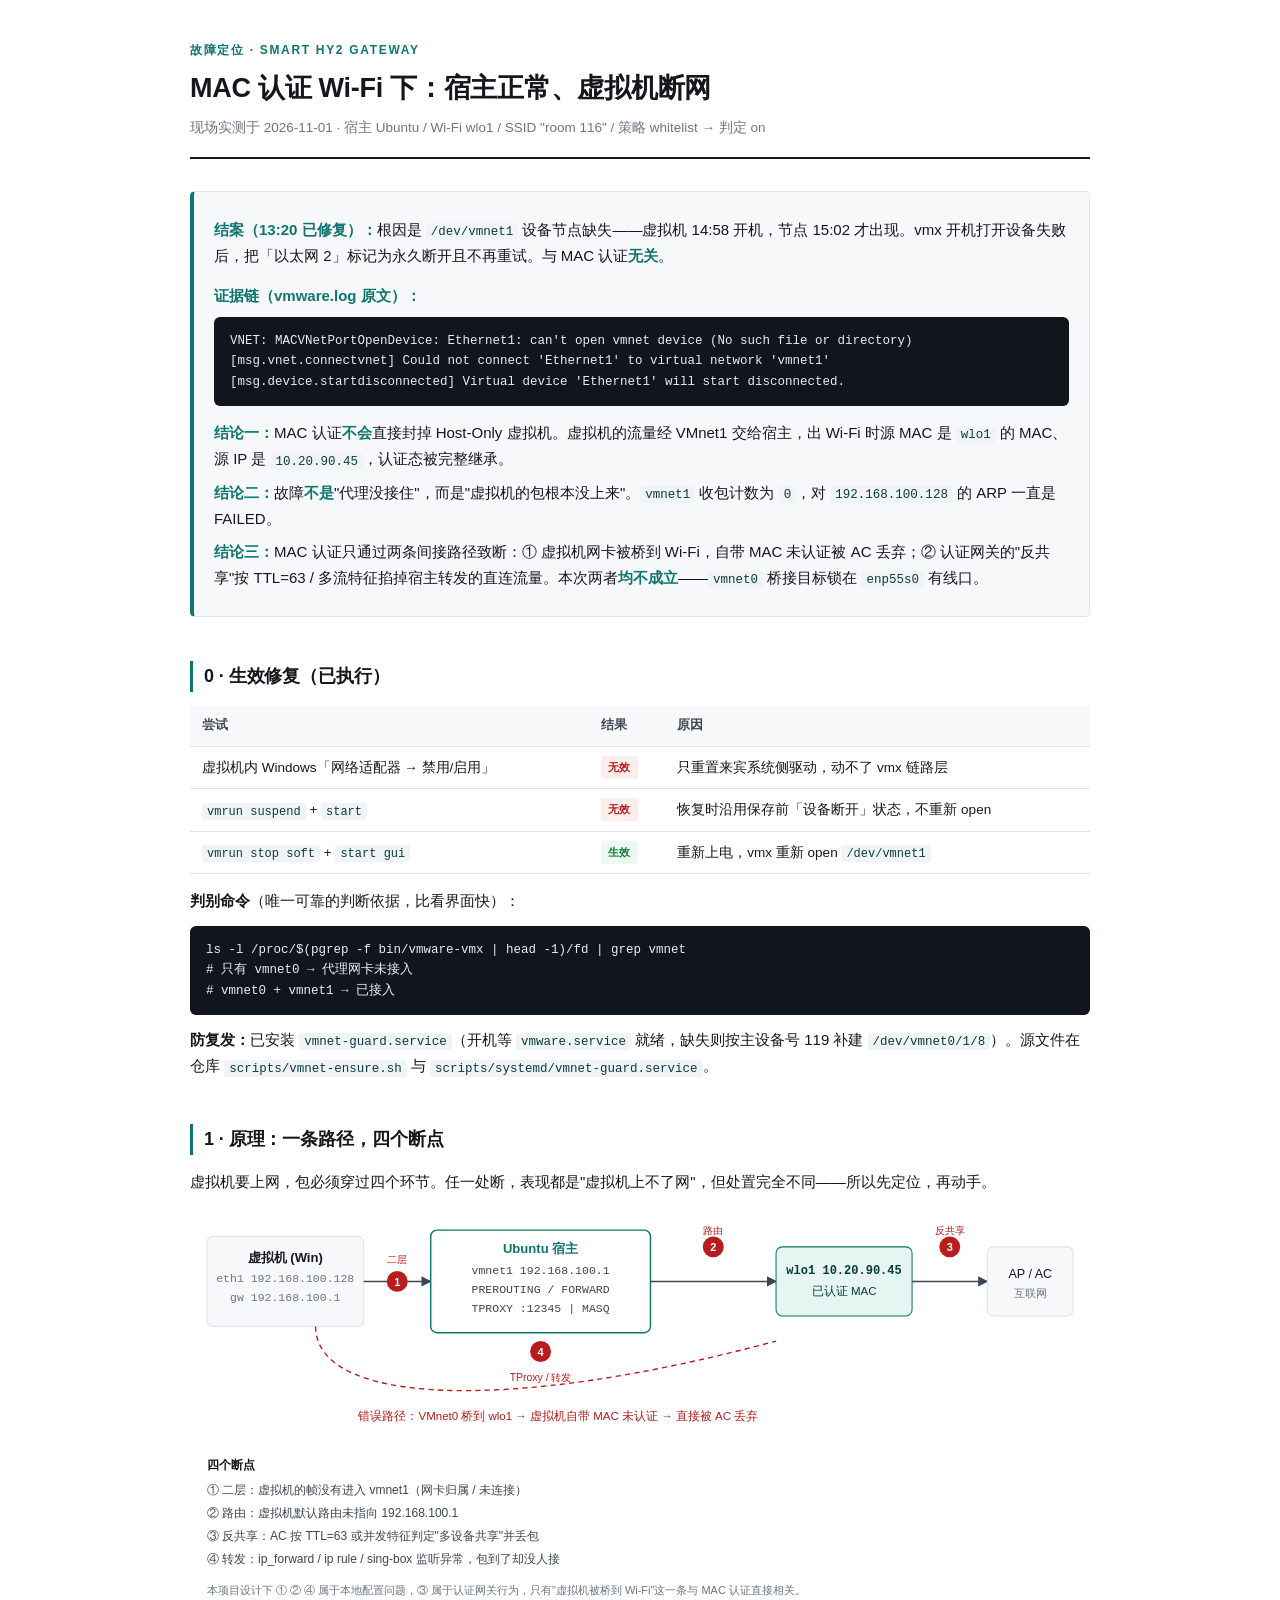
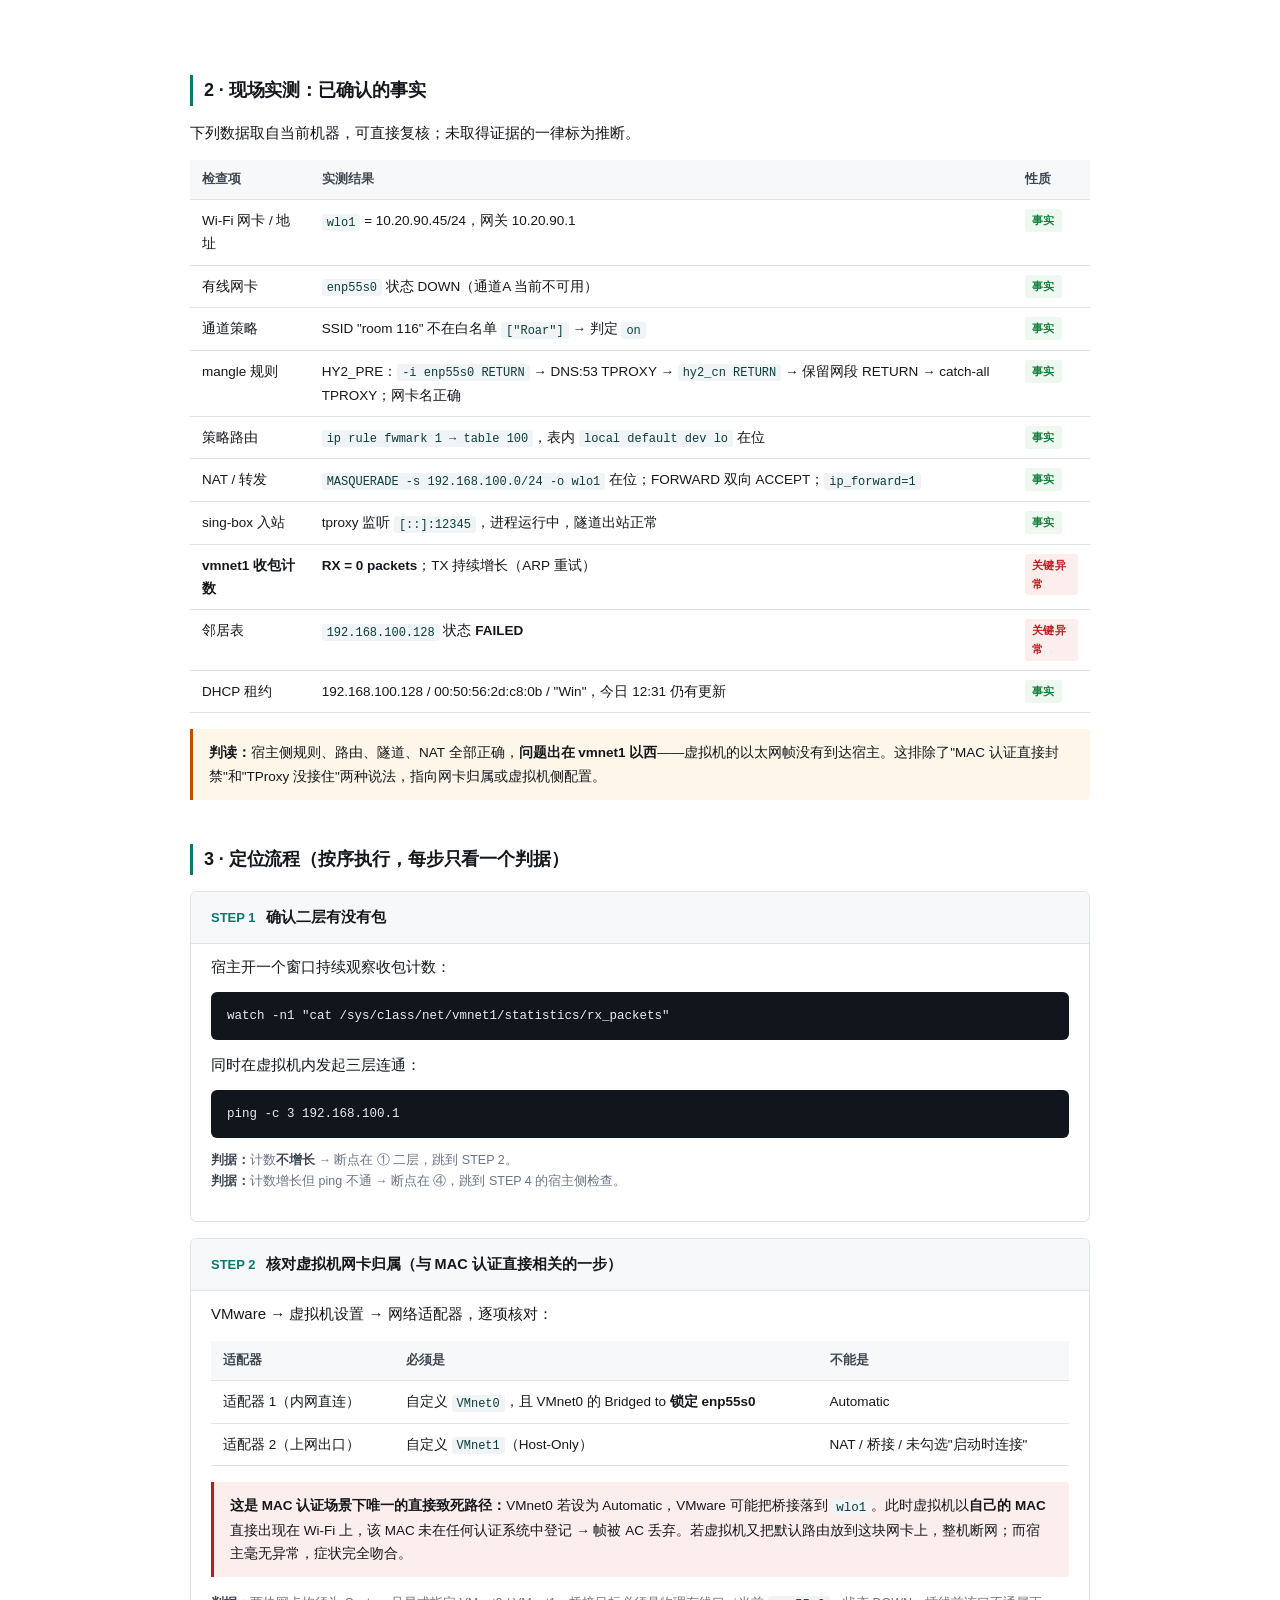
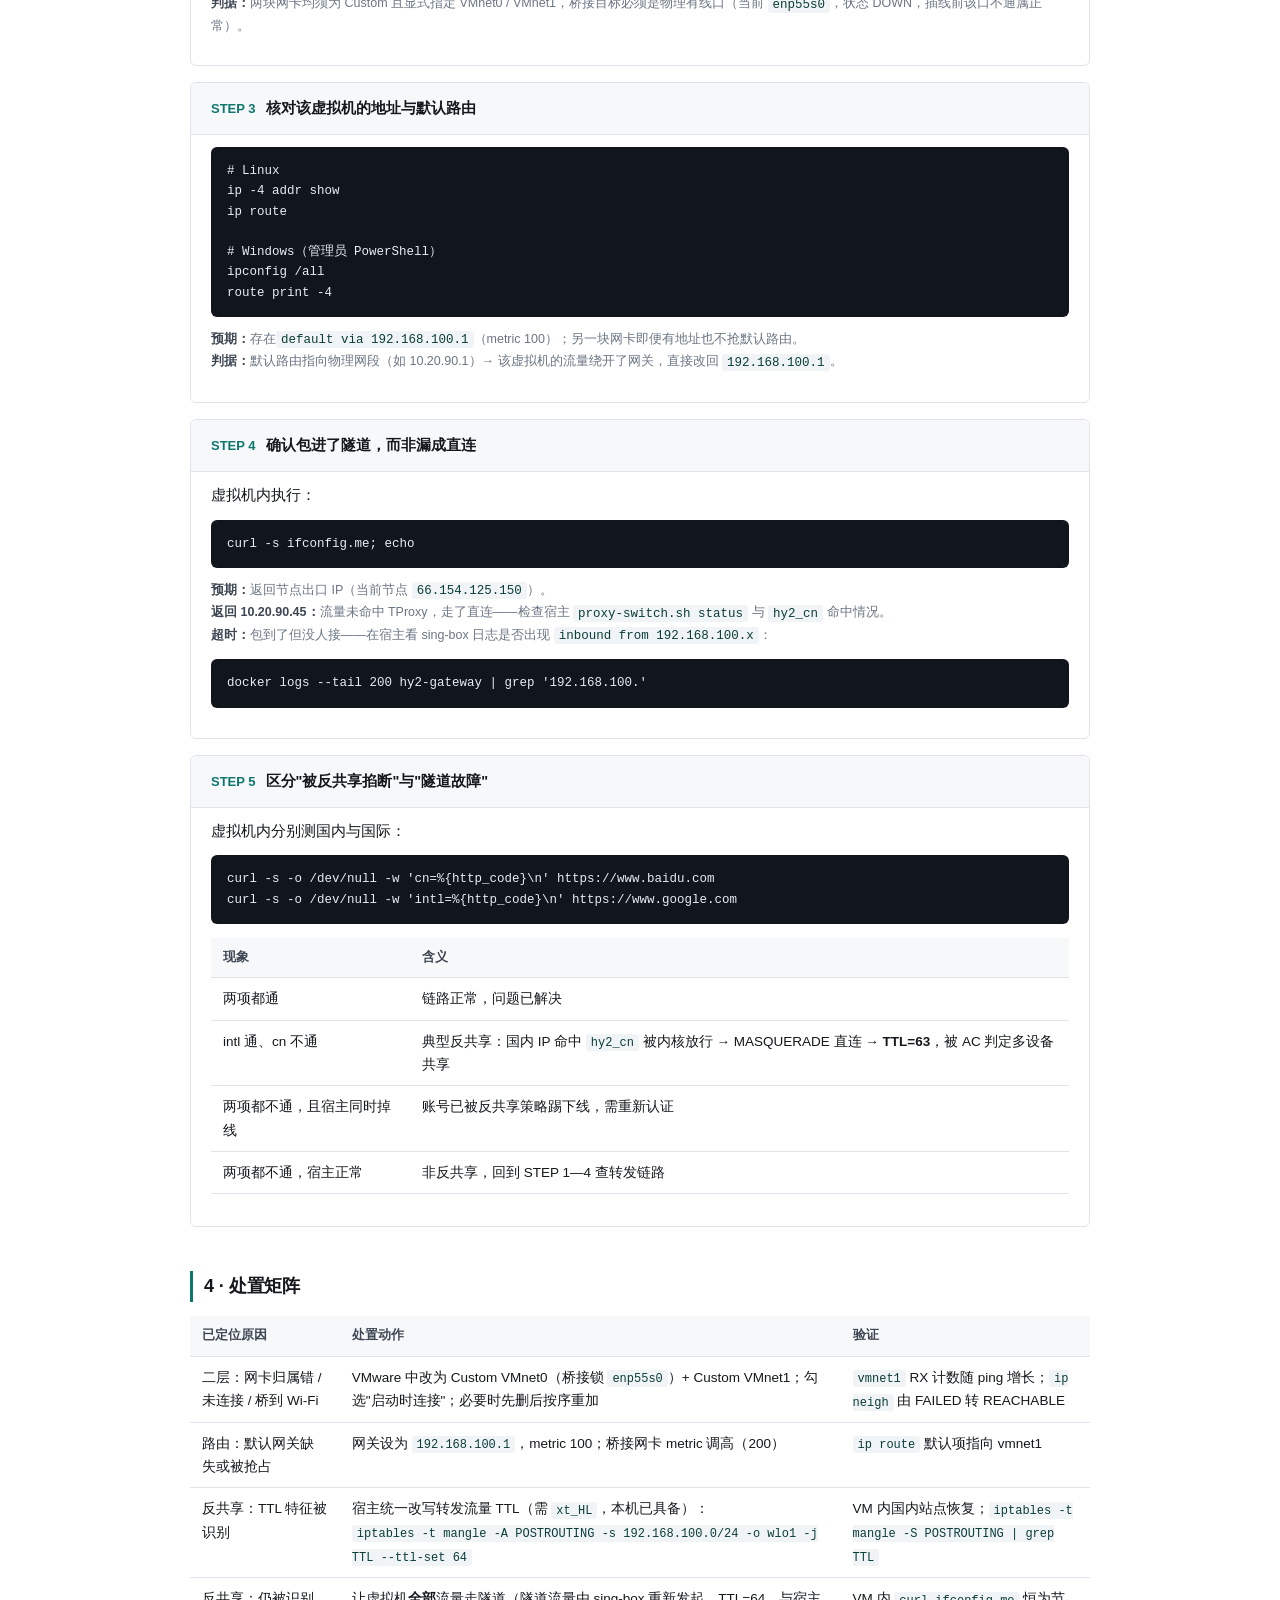
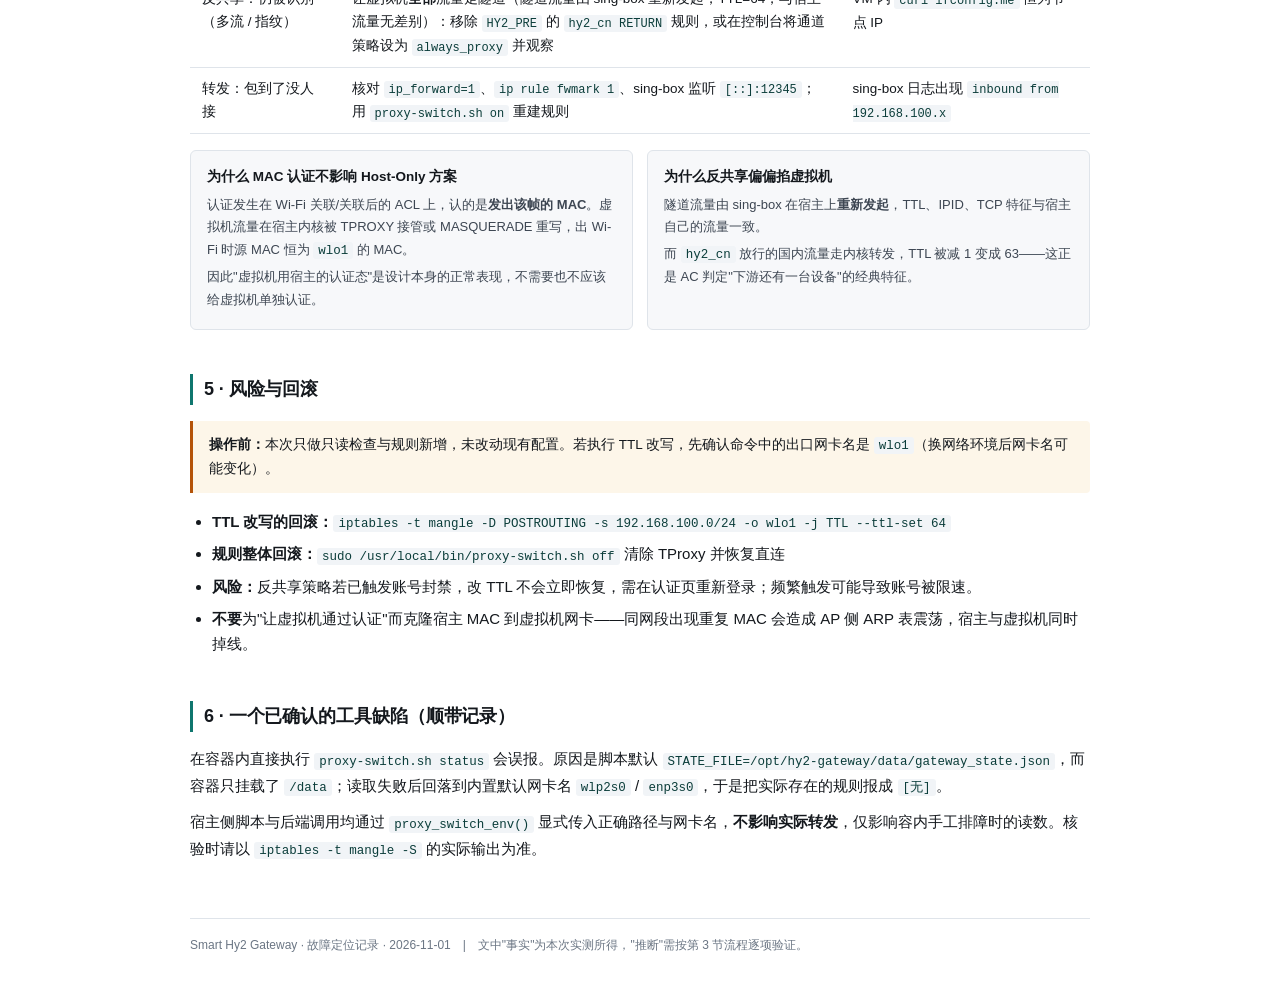
<file: docs/vm-mac-auth-diagnosis.html>
<!DOCTYPE html>
<html lang="zh-CN">
<head>
<meta charset="UTF-8">
<meta name="viewport" content="width=device-width, initial-scale=1">
<title>MAC 认证 Wi-Fi 下虚拟机断网 · 定位与处置</title>
<style>
  :root{
    --ink:#14181d; --ink-2:#3d4652; --ink-3:#6b7684;
    --line:#dfe4ea; --line-2:#eef1f5;
    --bg:#ffffff; --bg-2:#f7f8fa; --bg-3:#f1f4f7;
    --accent:#0f766e; --accent-2:#e6f4f2;
    --warn:#b45309; --warn-bg:#fdf6e9;
    --bad:#b91c1c; --bad-bg:#fdeeee;
    --ok:#15803d; --ok-bg:#eef7f0;
  }
  *{box-sizing:border-box}
  body{
    margin:0; padding:40px 28px 72px;
    background:var(--bg); color:var(--ink);
    font-family:"Inter","Helvetica Neue",-apple-system,"PingFang SC","Microsoft YaHei",sans-serif;
    font-size:15px; line-height:1.72; -webkit-font-smoothing:antialiased;
  }
  .wrap{max-width:900px;margin:0 auto}
  header{border-bottom:2px solid var(--ink);padding-bottom:18px;margin-bottom:32px}
  .kicker{font-size:12px;letter-spacing:.14em;text-transform:uppercase;color:var(--accent);font-weight:600;margin-bottom:10px}
  h1{font-size:27px;line-height:1.3;margin:0 0 10px;font-weight:650;letter-spacing:-.01em}
  .sub{color:var(--ink-3);font-size:13.5px;margin:0}
  h2{font-size:18px;margin:44px 0 14px;font-weight:650;letter-spacing:-.005em;padding-left:11px;border-left:3px solid var(--accent)}
  h3{font-size:15px;margin:26px 0 8px;font-weight:650;color:var(--ink-2)}
  p{margin:10px 0}
  code{font-family:"SF Mono",Menlo,Consolas,monospace;font-size:12.5px;background:var(--bg-3);padding:1.5px 5px;border-radius:3px;color:#0b3d3a}
  pre{margin:12px 0;padding:14px 16px;background:#11161c;color:#e6edf3;border-radius:6px;overflow-x:auto;font-size:12.5px;line-height:1.62}
  pre code{background:none;color:inherit;padding:0}
  table{width:100%;border-collapse:collapse;margin:14px 0;font-size:13.5px}
  th,td{text-align:left;padding:9px 12px;border-bottom:1px solid var(--line);vertical-align:top}
  th{background:var(--bg-2);font-weight:600;font-size:12.5px;color:var(--ink-2);white-space:nowrap}
  td code{font-size:12px}
  .verdict{border:1px solid var(--line);border-left:4px solid var(--accent);border-radius:5px;background:var(--bg-2);padding:18px 20px;margin:20px 0}
  .verdict p{margin:7px 0}
  .verdict strong{color:var(--accent)}
  .badge{display:inline-block;font-size:11px;font-weight:650;letter-spacing:.04em;padding:2px 7px;border-radius:3px;vertical-align:1px}
  .b-fact{background:var(--ok-bg);color:var(--ok)}
  .b-guess{background:var(--warn-bg);color:var(--warn)}
  .b-bad{background:var(--bad-bg);color:var(--bad)}
  .step{border:1px solid var(--line);border-radius:6px;padding:0 20px 18px;margin:16px 0;background:var(--bg)}
  .step-h{display:flex;align-items:baseline;gap:10px;margin:0 -20px 4px;padding:13px 20px;background:var(--bg-2);border-bottom:1px solid var(--line);border-radius:6px 6px 0 0}
  .step-n{font-variant-numeric:tabular-nums;font-weight:700;color:var(--accent);font-size:13px}
  .step-t{font-weight:650;font-size:14.5px}
  .meta{font-size:12.5px;color:var(--ink-3);margin-top:12px}
  .meta b{color:var(--ink-2);font-weight:600}
  ul{margin:10px 0;padding-left:22px}
  li{margin:6px 0}
  .note{border-left:3px solid var(--warn);background:var(--warn-bg);padding:12px 16px;margin:16px 0;font-size:13.5px;border-radius:0 4px 4px 0}
  .note.danger{border-left-color:var(--bad);background:var(--bad-bg)}
  .note b{font-weight:650}
  .grid2{display:grid;grid-template-columns:1fr 1fr;gap:14px;margin:16px 0}
  .card{border:1px solid var(--line);border-radius:6px;padding:14px 16px;background:var(--bg-2)}
  .card h4{margin:0 0 6px;font-size:13.5px;font-weight:650}
  .card p{margin:4px 0;font-size:13px;color:var(--ink-2)}
  footer{margin-top:56px;padding-top:16px;border-top:1px solid var(--line);font-size:12px;color:var(--ink-3)}
  @media print{
    body{padding:0;font-size:11pt}
    pre{background:#f4f4f4;color:#000;border:1px solid #ccc}
    h2{page-break-after:avoid}
    .step,.note,.verdict{page-break-inside:avoid}
  }
  @media (max-width:640px){
    body{padding:24px 16px 48px}
    .grid2{grid-template-columns:1fr}
    h1{font-size:22px}
  }
</style>
</head>
<body>
<div class="wrap">

<header>
  <div class="kicker">故障定位 · Smart Hy2 Gateway</div>
  <h1>MAC 认证 Wi-Fi 下：宿主正常、虚拟机断网</h1>
  <p class="sub">现场实测于 2026-11-01 · 宿主 Ubuntu / Wi-Fi wlo1 / SSID "room 116" / 策略 whitelist → 判定 on</p>
</header>

<div class="verdict">
  <p style="margin-bottom:14px"><strong>结案（13:20 已修复）：</strong>根因是 <code>/dev/vmnet1</code> 设备节点缺失——虚拟机 14:58 开机，节点 15:02 才出现。vmx 开机打开设备失败后，把「以太网 2」标记为永久断开且不再重试。与 MAC 认证<strong>无关</strong>。</p>
  <p><strong>证据链（vmware.log 原文）：</strong></p>
  <pre style="margin:8px 0 14px"><code>VNET: MACVNetPortOpenDevice: Ethernet1: can't open vmnet device (No such file or directory)
[msg.vnet.connectvnet] Could not connect 'Ethernet1' to virtual network 'vmnet1'
[msg.device.startdisconnected] Virtual device 'Ethernet1' will start disconnected.</code></pre>
  <p><strong>结论一：</strong>MAC 认证<strong>不会</strong>直接封掉 Host-Only 虚拟机。虚拟机的流量经 VMnet1 交给宿主，出 Wi-Fi 时源 MAC 是 <code>wlo1</code> 的 MAC、源 IP 是 <code>10.20.90.45</code>，认证态被完整继承。</p>
  <p><strong>结论二：</strong>故障<strong>不是</strong>"代理没接住"，而是"虚拟机的包根本没上来"。<code>vmnet1</code> 收包计数为 <code>0</code>，对 <code>192.168.100.128</code> 的 ARP 一直是 FAILED。</p>
  <p><strong>结论三：</strong>MAC 认证只通过两条间接路径致断：① 虚拟机网卡被桥到 Wi-Fi，自带 MAC 未认证被 AC 丢弃；② 认证网关的"反共享"按 TTL=63 / 多流特征掐掉宿主转发的直连流量。本次两者<strong>均不成立</strong>——<code>vmnet0</code> 桥接目标锁在 <code>enp55s0</code> 有线口。</p>
</div>

<h2>0 · 生效修复（已执行）</h2>

<table>
  <thead><tr><th>尝试</th><th>结果</th><th>原因</th></tr></thead>
  <tbody>
    <tr><td>虚拟机内 Windows「网络适配器 → 禁用/启用」</td><td><span class="badge b-bad">无效</span></td><td>只重置来宾系统侧驱动，动不了 vmx 链路层</td></tr>
    <tr><td><code>vmrun suspend</code> + <code>start</code></td><td><span class="badge b-bad">无效</span></td><td>恢复时沿用保存前「设备断开」状态，不重新 open</td></tr>
    <tr><td><code>vmrun stop soft</code> + <code>start gui</code></td><td><span class="badge b-fact">生效</span></td><td>重新上电，vmx 重新 open <code>/dev/vmnet1</code></td></tr>
  </tbody>
</table>

<p><b>判别命令</b>（唯一可靠的判断依据，比看界面快）：</p>
<pre><code>ls -l /proc/$(pgrep -f bin/vmware-vmx | head -1)/fd | grep vmnet
# 只有 vmnet0 → 代理网卡未接入
# vmnet0 + vmnet1 → 已接入</code></pre>

<p><b>防复发：</b>已安装 <code>vmnet-guard.service</code>（开机等 <code>vmware.service</code> 就绪，缺失则按主设备号 119 补建 <code>/dev/vmnet0/1/8</code>）。源文件在仓库 <code>scripts/vmnet-ensure.sh</code> 与 <code>scripts/systemd/vmnet-guard.service</code>。</p>

<h2>1 · 原理：一条路径，四个断点</h2>

<p>虚拟机要上网，包必须穿过四个环节。任一处断，表现都是"虚拟机上不了网"，但处置完全不同——所以先定位，再动手。</p>

<svg viewBox="0 0 860 400" width="100%" role="img" aria-label="虚拟机出网路径与四个断点">
  <defs>
    <marker id="ar" viewBox="0 0 10 10" refX="9" refY="5" markerWidth="7" markerHeight="7" orient="auto-start-reverse">
      <path d="M0,0 L10,5 L0,10 z" fill="#3d4652"/>
    </marker>
  </defs>

  <!-- 虚拟机 -->
  <rect x="16" y="30" width="150" height="86" rx="6" fill="#f7f8fa" stroke="#dfe4ea"/>
  <text x="91" y="54" text-anchor="middle" font-family="sans-serif" font-size="12.5" font-weight="600" fill="#14181d">虚拟机 (Win)</text>
  <text x="91" y="74" text-anchor="middle" font-family="monospace" font-size="11" fill="#6b7684">eth1 192.168.100.128</text>
  <text x="91" y="92" text-anchor="middle" font-family="monospace" font-size="11" fill="#6b7684">gw 192.168.100.1</text>

  <!-- 断点1 -->
  <line x1="166" y1="73" x2="230" y2="73" stroke="#3d4652" stroke-width="1.4" marker-end="url(#ar)"/>
  <circle cx="198" cy="73" r="10" fill="#b91c1c"/>
  <text x="198" y="77" text-anchor="middle" font-family="sans-serif" font-size="10.5" font-weight="700" fill="#fff">1</text>
  <text x="198" y="55" text-anchor="middle" font-family="sans-serif" font-size="10" fill="#b91c1c">二层</text>

  <!-- 宿主 -->
  <rect x="230" y="24" width="210" height="98" rx="6" fill="#ffffff" stroke="#0f766e" stroke-width="1.4"/>
  <text x="335" y="46" text-anchor="middle" font-family="sans-serif" font-size="12.5" font-weight="600" fill="#0f766e">Ubuntu 宿主</text>
  <text x="335" y="66" text-anchor="middle" font-family="monospace" font-size="11" fill="#3d4652">vmnet1 192.168.100.1</text>
  <text x="335" y="84" text-anchor="middle" font-family="monospace" font-size="11" fill="#3d4652">PREROUTING / FORWARD</text>
  <text x="335" y="102" text-anchor="middle" font-family="monospace" font-size="11" fill="#3d4652">TPROXY :12345 | MASQ</text>

  <!-- 断点4 -->
  <circle cx="335" cy="140" r="10" fill="#b91c1c"/>
  <text x="335" y="144" text-anchor="middle" font-family="sans-serif" font-size="10.5" font-weight="700" fill="#fff">4</text>
  <text x="335" y="168" text-anchor="middle" font-family="sans-serif" font-size="10" fill="#b91c1c">TProxy / 转发</text>

  <!-- 断点2 -->
  <line x1="440" y1="73" x2="560" y2="73" stroke="#3d4652" stroke-width="1.4" marker-end="url(#ar)"/>
  <circle cx="500" cy="40" r="10" fill="#b91c1c"/>
  <text x="500" y="44" text-anchor="middle" font-family="sans-serif" font-size="10.5" font-weight="700" fill="#fff">2</text>
  <text x="500" y="28" text-anchor="middle" font-family="sans-serif" font-size="10" fill="#b91c1c">路由</text>

  <!-- Wi-Fi -->
  <rect x="560" y="40" width="130" height="66" rx="6" fill="#e6f4f2" stroke="#0f766e"/>
  <text x="625" y="66" text-anchor="middle" font-family="monospace" font-size="11.5" font-weight="600" fill="#0b3d3a">wlo1 10.20.90.45</text>
  <text x="625" y="86" text-anchor="middle" font-family="sans-serif" font-size="11" fill="#0b3d3a">已认证 MAC</text>

  <!-- 断点3 -->
  <line x1="690" y1="73" x2="762" y2="73" stroke="#3d4652" stroke-width="1.4" marker-end="url(#ar)"/>
  <circle cx="726" cy="40" r="10" fill="#b91c1c"/>
  <text x="726" y="44" text-anchor="middle" font-family="sans-serif" font-size="10.5" font-weight="700" fill="#fff">3</text>
  <text x="726" y="28" text-anchor="middle" font-family="sans-serif" font-size="10" fill="#b91c1c">反共享</text>

  <rect x="762" y="40" width="82" height="66" rx="6" fill="#f7f8fa" stroke="#dfe4ea"/>
  <text x="803" y="70" text-anchor="middle" font-family="sans-serif" font-size="12" fill="#14181d">AP / AC</text>
  <text x="803" y="88" text-anchor="middle" font-family="sans-serif" font-size="10.5" fill="#6b7684">互联网</text>

  <!-- 旁路：错误桥接 -->
  <path d="M120 116 C120 190, 300 200, 560 130" fill="none" stroke="#b91c1c" stroke-width="1.3" stroke-dasharray="5 4"/>
  <text x="352" y="205" text-anchor="middle" font-family="sans-serif" font-size="11" fill="#b91c1c">错误路径：VMnet0 桥到 wlo1 → 虚拟机自带 MAC 未认证 → 直接被 AC 丢弃</text>

  <!-- 图例 -->
  <text x="16" y="252" font-family="sans-serif" font-size="11.5" font-weight="600" fill="#14181d">四个断点</text>
  <text x="16" y="276" font-family="sans-serif" font-size="11.5" fill="#3d4652">① 二层：虚拟机的帧没有进入 vmnet1（网卡归属 / 未连接）</text>
  <text x="16" y="298" font-family="sans-serif" font-size="11.5" fill="#3d4652">② 路由：虚拟机默认路由未指向 192.168.100.1</text>
  <text x="16" y="320" font-family="sans-serif" font-size="11.5" fill="#3d4652">③ 反共享：AC 按 TTL=63 或并发特征判定"多设备共享"并丢包</text>
  <text x="16" y="342" font-family="sans-serif" font-size="11.5" fill="#3d4652">④ 转发：ip_forward / ip rule / sing-box 监听异常，包到了却没人接</text>
  <text x="16" y="372" font-family="sans-serif" font-size="10.5" fill="#6b7684">本项目设计下 ① ② ④ 属于本地配置问题，③ 属于认证网关行为，只有"虚拟机被桥到 Wi-Fi"这一条与 MAC 认证直接相关。</text>
</svg>

<h2>2 · 现场实测：已确认的事实</h2>

<p>下列数据取自当前机器，可直接复核；未取得证据的一律标为推断。</p>

<table>
  <thead><tr><th>检查项</th><th>实测结果</th><th>性质</th></tr></thead>
  <tbody>
    <tr><td>Wi-Fi 网卡 / 地址</td><td><code>wlo1</code> = 10.20.90.45/24，网关 10.20.90.1</td><td><span class="badge b-fact">事实</span></td></tr>
    <tr><td>有线网卡</td><td><code>enp55s0</code> 状态 DOWN（通道A 当前不可用）</td><td><span class="badge b-fact">事实</span></td></tr>
    <tr><td>通道策略</td><td>SSID "room 116" 不在白名单 <code>["Roar"]</code> → 判定 <code>on</code></td><td><span class="badge b-fact">事实</span></td></tr>
    <tr><td>mangle 规则</td><td>HY2_PRE：<code>-i enp55s0 RETURN</code> → DNS:53 TPROXY → <code>hy2_cn RETURN</code> → 保留网段 RETURN → catch-all TPROXY；网卡名正确</td><td><span class="badge b-fact">事实</span></td></tr>
    <tr><td>策略路由</td><td><code>ip rule fwmark 1 → table 100</code>，表内 <code>local default dev lo</code> 在位</td><td><span class="badge b-fact">事实</span></td></tr>
    <tr><td>NAT / 转发</td><td><code>MASQUERADE -s 192.168.100.0/24 -o wlo1</code> 在位；FORWARD 双向 ACCEPT；<code>ip_forward=1</code></td><td><span class="badge b-fact">事实</span></td></tr>
    <tr><td>sing-box 入站</td><td>tproxy 监听 <code>[::]:12345</code>，进程运行中，隧道出站正常</td><td><span class="badge b-fact">事实</span></td></tr>
    <tr><td><b>vmnet1 收包计数</b></td><td><b>RX = 0 packets</b>；TX 持续增长（ARP 重试）</td><td><span class="badge b-bad">关键异常</span></td></tr>
    <tr><td>邻居表</td><td><code>192.168.100.128</code> 状态 <b>FAILED</b></td><td><span class="badge b-bad">关键异常</span></td></tr>
    <tr><td>DHCP 租约</td><td>192.168.100.128 / 00:50:56:2d:c8:0b / "Win"，今日 12:31 仍有更新</td><td><span class="badge b-fact">事实</span></td></tr>
  </tbody>
</table>

<div class="note">
<b>判读：</b>宿主侧规则、路由、隧道、NAT 全部正确，<b>问题出在 vmnet1 以西</b>——虚拟机的以太网帧没有到达宿主。这排除了"MAC 认证直接封禁"和"TProxy 没接住"两种说法，指向网卡归属或虚拟机侧配置。
</div>

<h2>3 · 定位流程（按序执行，每步只看一个判据）</h2>

<div class="step">
  <div class="step-h"><span class="step-n">STEP 1</span><span class="step-t">确认二层有没有包</span></div>
  <p>宿主开一个窗口持续观察收包计数：</p>
  <pre><code>watch -n1 "cat /sys/class/net/vmnet1/statistics/rx_packets"</code></pre>
  <p>同时在虚拟机内发起三层连通：</p>
  <pre><code>ping -c 3 192.168.100.1</code></pre>
  <p class="meta"><b>判据：</b>计数<b>不增长</b> → 断点在 ① 二层，跳到 STEP 2。<br>
  <b>判据：</b>计数增长但 ping 不通 → 断点在 ④，跳到 STEP 4 的宿主侧检查。</p>
</div>

<div class="step">
  <div class="step-h"><span class="step-n">STEP 2</span><span class="step-t">核对虚拟机网卡归属（与 MAC 认证直接相关的一步）</span></div>
  <p>VMware → 虚拟机设置 → 网络适配器，逐项核对：</p>
  <table>
    <thead><tr><th>适配器</th><th>必须是</th><th>不能是</th></tr></thead>
    <tbody>
      <tr><td>适配器 1（内网直连）</td><td>自定义 <code>VMnet0</code>，且 VMnet0 的 Bridged to <b>锁定 enp55s0</b></td><td>Automatic</td></tr>
      <tr><td>适配器 2（上网出口）</td><td>自定义 <code>VMnet1</code>（Host-Only）</td><td>NAT / 桥接 / 未勾选"启动时连接"</td></tr>
    </tbody>
  </table>
  <div class="note danger">
  <b>这是 MAC 认证场景下唯一的直接致死路径：</b>VMnet0 若设为 Automatic，VMware 可能把桥接落到 <code>wlo1</code>。此时虚拟机以<b>自己的 MAC</b> 直接出现在 Wi-Fi 上，该 MAC 未在任何认证系统中登记 → 帧被 AC 丢弃。若虚拟机又把默认路由放到这块网卡上，整机断网；而宿主毫无异常，症状完全吻合。
  </div>
  <p class="meta"><b>判据：</b>两块网卡均须为 Custom 且显式指定 VMnet0 / VMnet1，桥接目标必须是物理有线口（当前 <code>enp55s0</code>，状态 DOWN，插线前该口不通属正常）。</p>
</div>

<div class="step">
  <div class="step-h"><span class="step-n">STEP 3</span><span class="step-t">核对该虚拟机的地址与默认路由</span></div>
  <pre><code># Linux
ip -4 addr show
ip route

# Windows（管理员 PowerShell）
ipconfig /all
route print -4</code></pre>
  <p class="meta"><b>预期：</b>存在<code>default via 192.168.100.1</code>（metric 100）；另一块网卡即便有地址也不抢默认路由。<br>
  <b>判据：</b>默认路由指向物理网段（如 10.20.90.1）→ 该虚拟机的流量绕开了网关，直接改回 <code>192.168.100.1</code>。</p>
</div>

<div class="step">
  <div class="step-h"><span class="step-n">STEP 4</span><span class="step-t">确认包进了隧道，而非漏成直连</span></div>
  <p>虚拟机内执行：</p>
  <pre><code>curl -s ifconfig.me; echo</code></pre>
  <p class="meta"><b>预期：</b>返回节点出口 IP（当前节点 <code>66.154.125.150</code>）。<br>
  <b>返回 10.20.90.45：</b>流量未命中 TProxy，走了直连——检查宿主 <code>proxy-switch.sh status</code> 与 <code>hy2_cn</code> 命中情况。<br>
  <b>超时：</b>包到了但没人接——在宿主看 sing-box 日志是否出现 <code>inbound from 192.168.100.x</code>：</p>
  <pre><code>docker logs --tail 200 hy2-gateway | grep '192.168.100.'</code></pre>
</div>

<div class="step">
  <div class="step-h"><span class="step-n">STEP 5</span><span class="step-t">区分"被反共享掐断"与"隧道故障"</span></div>
  <p>虚拟机内分别测国内与国际：</p>
  <pre><code>curl -s -o /dev/null -w 'cn=%{http_code}\n' https://www.baidu.com
curl -s -o /dev/null -w 'intl=%{http_code}\n' https://www.google.com</code></pre>
  <table>
    <thead><tr><th>现象</th><th>含义</th></tr></thead>
    <tbody>
      <tr><td>两项都通</td><td>链路正常，问题已解决</td></tr>
      <tr><td>intl 通、cn 不通</td><td>典型反共享：国内 IP 命中 <code>hy2_cn</code> 被内核放行 → MASQUERADE 直连 → <b>TTL=63</b>，被 AC 判定多设备共享</td></tr>
      <tr><td>两项都不通，且宿主同时掉线</td><td>账号已被反共享策略踢下线，需重新认证</td></tr>
      <tr><td>两项都不通，宿主正常</td><td>非反共享，回到 STEP 1—4 查转发链路</td></tr>
    </tbody>
  </table>
</div>

<h2>4 · 处置矩阵</h2>

<table>
  <thead><tr><th>已定位原因</th><th>处置动作</th><th>验证</th></tr></thead>
  <tbody>
    <tr>
      <td>二层：网卡归属错 / 未连接 / 桥到 Wi-Fi</td>
      <td>VMware 中改为 Custom VMnet0（桥接锁 <code>enp55s0</code>）+ Custom VMnet1；勾选"启动时连接"；必要时先删后按序重加</td>
      <td><code>vmnet1</code> RX 计数随 ping 增长；<code>ip neigh</code> 由 FAILED 转 REACHABLE</td>
    </tr>
    <tr>
      <td>路由：默认网关缺失或被抢占</td>
      <td>网关设为 <code>192.168.100.1</code>，metric 100；桥接网卡 metric 调高（200）</td>
      <td><code>ip route</code> 默认项指向 vmnet1</td>
    </tr>
    <tr>
      <td>反共享：TTL 特征被识别</td>
      <td>宿主统一改写转发流量 TTL（需 <code>xt_HL</code>，本机已具备）：<br><code>iptables -t mangle -A POSTROUTING -s 192.168.100.0/24 -o wlo1 -j TTL --ttl-set 64</code></td>
      <td>VM 内国内站点恢复；<code>iptables -t mangle -S POSTROUTING | grep TTL</code></td>
    </tr>
    <tr>
      <td>反共享：仍被识别（多流 / 指纹）</td>
      <td>让虚拟机<b>全部</b>流量走隧道（隧道流量由 sing-box 重新发起，TTL=64，与宿主流量无差别）：移除 <code>HY2_PRE</code> 的 <code>hy2_cn RETURN</code> 规则，或在控制台将通道策略设为 <code>always_proxy</code> 并观察</td>
      <td>VM 内 <code>curl ifconfig.me</code> 恒为节点 IP</td>
    </tr>
    <tr>
      <td>转发：包到了没人接</td>
      <td>核对 <code>ip_forward=1</code>、<code>ip rule fwmark 1</code>、sing-box 监听 <code>[::]:12345</code>；用 <code>proxy-switch.sh on</code> 重建规则</td>
      <td>sing-box 日志出现 <code>inbound from 192.168.100.x</code></td>
    </tr>
  </tbody>
</table>

<div class="grid2">
  <div class="card">
    <h4>为什么 MAC 认证不影响 Host-Only 方案</h4>
    <p>认证发生在 Wi-Fi 关联/关联后的 ACL 上，认的是<b>发出该帧的 MAC</b>。虚拟机流量在宿主内核被 TPROXY 接管或 MASQUERADE 重写，出 Wi-Fi 时源 MAC 恒为 <code>wlo1</code> 的 MAC。</p>
    <p>因此"虚拟机用宿主的认证态"是设计本身的正常表现，不需要也不应该给虚拟机单独认证。</p>
  </div>
  <div class="card">
    <h4>为什么反共享偏偏掐虚拟机</h4>
    <p>隧道流量由 sing-box 在宿主上<b>重新发起</b>，TTL、IPID、TCP 特征与宿主自己的流量一致。</p>
    <p>而 <code>hy2_cn</code> 放行的国内流量走内核转发，TTL 被减 1 变成 63——这正是 AC 判定"下游还有一台设备"的经典特征。</p>
  </div>
</div>

<h2>5 · 风险与回滚</h2>

<div class="note">
<b>操作前：</b>本次只做只读检查与规则新增，未改动现有配置。若执行 TTL 改写，先确认命令中的出口网卡名是 <code>wlo1</code>（换网络环境后网卡名可能变化）。
</div>

<ul>
  <li><b>TTL 改写的回滚：</b><code>iptables -t mangle -D POSTROUTING -s 192.168.100.0/24 -o wlo1 -j TTL --ttl-set 64</code></li>
  <li><b>规则整体回滚：</b><code>sudo /usr/local/bin/proxy-switch.sh off</code> 清除 TProxy 并恢复直连</li>
  <li><b>风险：</b>反共享策略若已触发账号封禁，改 TTL 不会立即恢复，需在认证页重新登录；频繁触发可能导致账号被限速。</li>
  <li><b>不要</b>为"让虚拟机通过认证"而克隆宿主 MAC 到虚拟机网卡——同网段出现重复 MAC 会造成 AP 侧 ARP 表震荡，宿主与虚拟机同时掉线。</li>
</ul>

<h2>6 · 一个已确认的工具缺陷（顺带记录）</h2>

<p>在容器内直接执行 <code>proxy-switch.sh status</code> 会误报。原因是脚本默认 <code>STATE_FILE=/opt/hy2-gateway/data/gateway_state.json</code>，而容器只挂载了 <code>/data</code>；读取失败后回落到内置默认网卡名 <code>wlp2s0</code> / <code>enp3s0</code>，于是把实际存在的规则报成 <code>[无]</code>。</p>

<p>宿主侧脚本与后端调用均通过 <code>proxy_switch_env()</code> 显式传入正确路径与网卡名，<b>不影响实际转发</b>，仅影响容内手工排障时的读数。核验时请以 <code>iptables -t mangle -S</code> 的实际输出为准。</p>

<footer>
Smart Hy2 Gateway · 故障定位记录 · 2026-11-01　|　文中"事实"为本次实测所得，"推断"需按第 3 节流程逐项验证。
</footer>

</div>
</body>
</html>
</file>
